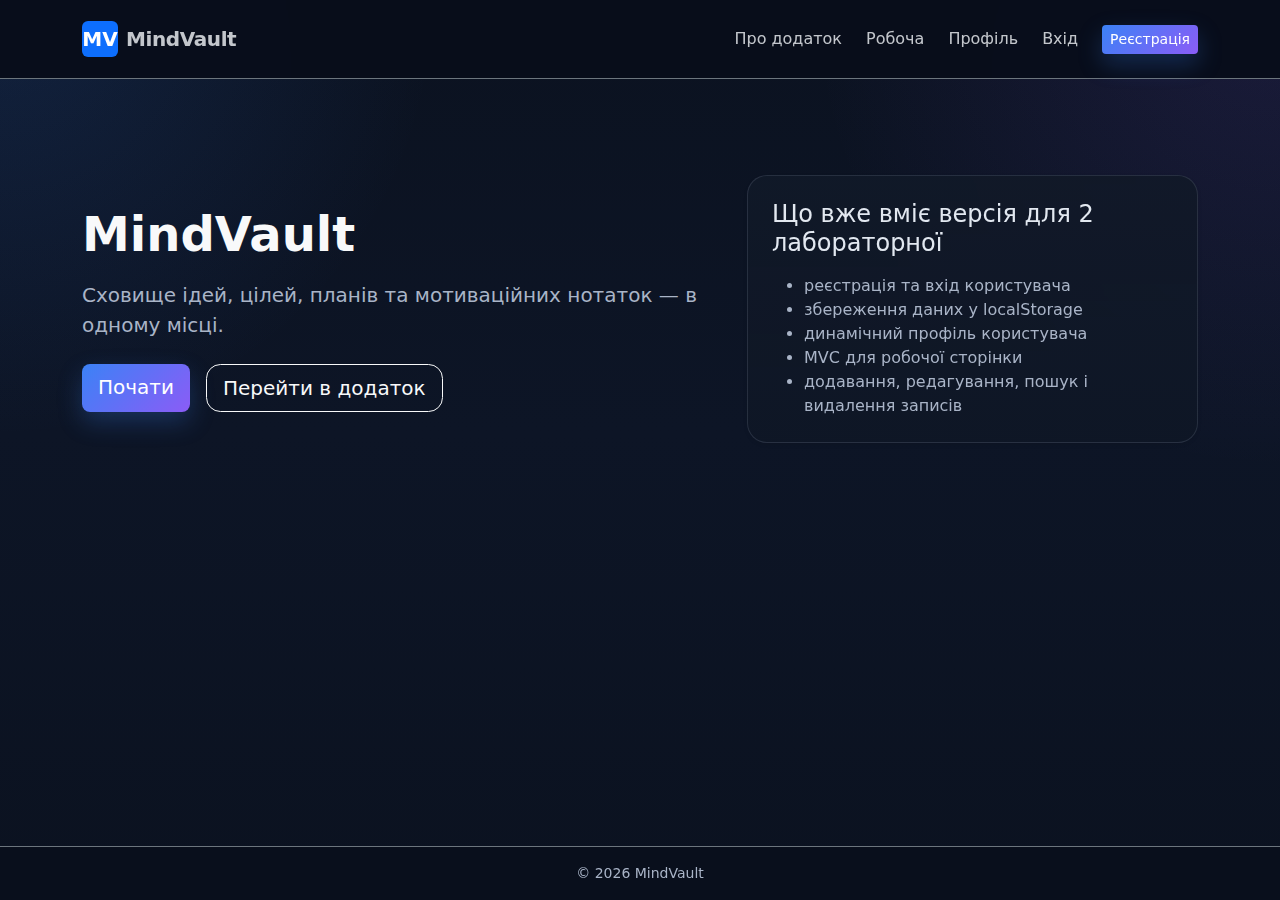
<file: index.html>
<!doctype html>
<html lang="uk">
  <head>
    <meta charset="UTF-8" />
    <meta name="viewport" content="width=device-width, initial-scale=1" />
    <title>MindVault</title>
    <link
      href="https://cdn.jsdelivr.net/npm/bootstrap@5.3.2/dist/css/bootstrap.min.css"
      rel="stylesheet"
    />
    <link rel="stylesheet" href="css/style.css" />
  </head>
  <body class="bg-dark text-light d-flex flex-column min-vh-100">
    <header class="border-bottom border-secondary">
      <nav class="navbar navbar-expand-lg navbar-dark">
        <div class="container py-2">
          <a href="index.html" class="navbar-brand fw-semibold d-flex align-items-center gap-2">
            <span class="d-flex align-items-center justify-content-center rounded bg-primary text-white" style="width: 36px; height: 36px">MV</span>
            <span>MindVault</span>
          </a>

          <button
            class="navbar-toggler border-secondary"
            type="button"
            data-bs-toggle="collapse"
            data-bs-target="#navMenu"
            aria-controls="navMenu"
            aria-expanded="false"
            aria-label="Toggle navigation"
          >
            <span class="navbar-toggler-icon"></span>
          </button>

          <div class="collapse navbar-collapse" id="navMenu">
            <ul class="navbar-nav ms-auto align-items-lg-center gap-lg-2 mt-3 mt-lg-0">
              <li class="nav-item"><a class="nav-link" href="about.html">Про додаток</a></li>
              <li class="nav-item"><a class="nav-link" href="work.html">Робоча</a></li>
              <li class="nav-item"><a class="nav-link" href="profile.html">Профіль</a></li>
              <li class="nav-item"><a class="nav-link" href="login.html">Вхід</a></li>
              <li class="nav-item">
                <a class="btn btn-primary btn-sm ms-lg-2 mt-2 mt-lg-0" href="register.html">Реєстрація</a>
              </li>
            </ul>
          </div>
        </div>
      </nav>
    </header>

    <main class="container my-5">
      <div class="row align-items-center g-4 py-lg-5">
        <div class="col-12 col-lg-7 text-center text-lg-start">
          <h1 class="display-5 fw-semibold">MindVault</h1>
          <p class="lead text-secondary mt-3">
            Сховище ідей, цілей, планів та мотиваційних нотаток — в одному місці.
          </p>
          <div class="mt-4 d-flex justify-content-center justify-content-lg-start gap-3 flex-wrap">
            <a href="register.html" class="btn btn-primary btn-lg">Почати</a>
            <a href="work.html" class="btn btn-outline-light btn-lg">Перейти в додаток</a>
          </div>
        </div>

        <div class="col-12 col-lg-5">
          <div class="card hero-card border-secondary shadow-sm">
            <div class="card-body p-4">
              <h2 class="h4 mb-3">Що вже вміє версія для 2 лабораторної</h2>
              <ul class="mb-0 text-secondary">
                <li>реєстрація та вхід користувача</li>
                <li>збереження даних у localStorage</li>
                <li>динамічний профіль користувача</li>
                <li>MVC для робочої сторінки</li>
                <li>додавання, редагування, пошук і видалення записів</li>
              </ul>
            </div>
          </div>
        </div>
      </div>
    </main>

    <footer class="mt-auto border-top border-secondary">
      <div class="container text-center py-3 text-secondary small">© 2026 MindVault</div>
    </footer>

    <script src="https://cdn.jsdelivr.net/npm/bootstrap@5.3.2/dist/js/bootstrap.bundle.min.js"></script>
  </body>
</html>
</file>
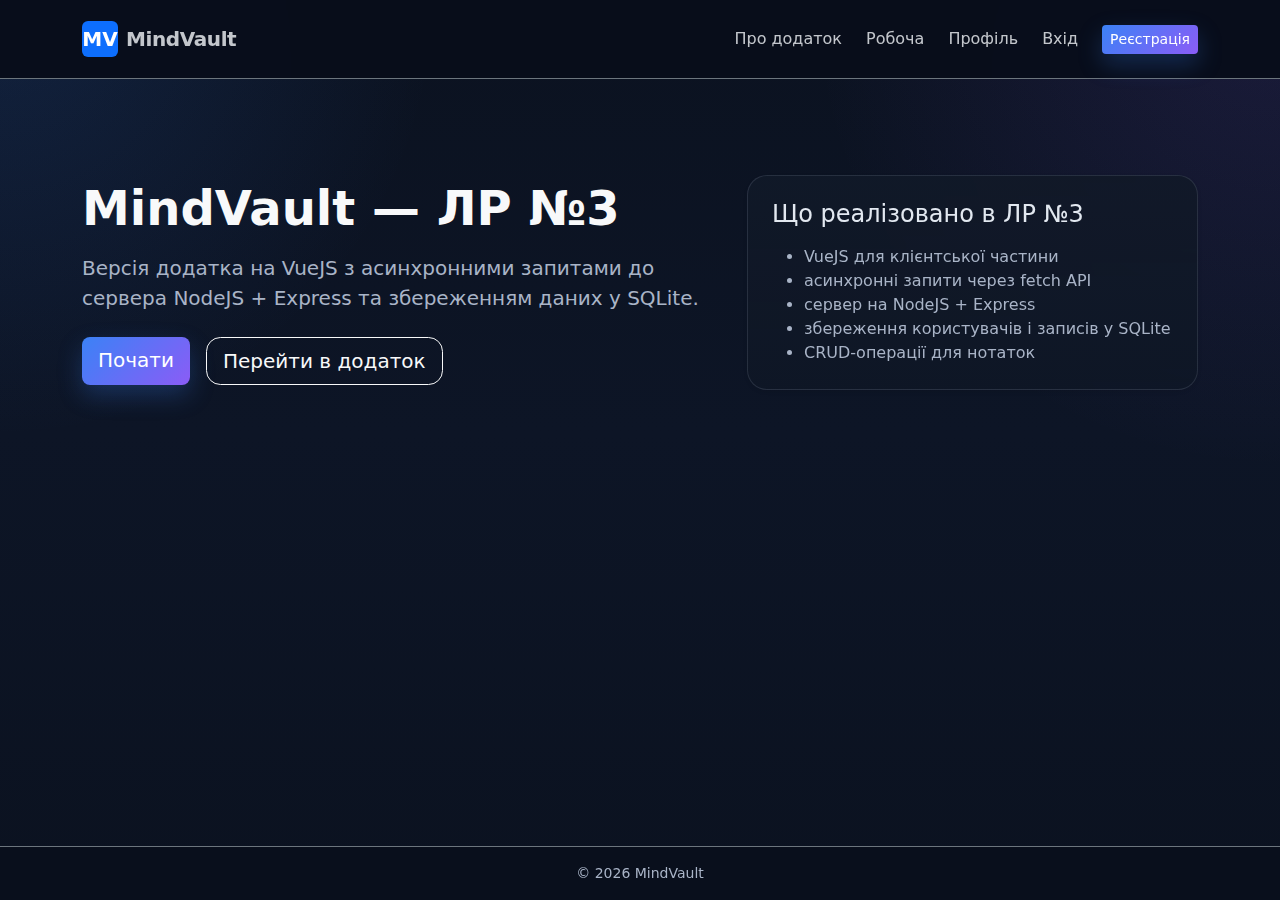
<file: public/index.html>
<!doctype html>
<html lang="uk">
  <head>
    <meta charset="UTF-8" />
    <meta name="viewport" content="width=device-width, initial-scale=1" />
    <title>MindVault Vue</title>
    <link href="https://cdn.jsdelivr.net/npm/bootstrap@5.3.2/dist/css/bootstrap.min.css" rel="stylesheet" />
    <link rel="stylesheet" href="css/style.css" />
  </head>
  <body class="bg-dark text-light d-flex flex-column min-vh-100">
    <header class="border-bottom border-secondary">
      <nav class="navbar navbar-expand-lg navbar-dark">
        <div class="container py-2">
          <a href="index.html" class="navbar-brand fw-semibold d-flex align-items-center gap-2">
            <span class="d-flex align-items-center justify-content-center rounded bg-primary text-white" style="width: 36px; height: 36px">MV</span>
            <span>MindVault</span>
          </a>
          <button class="navbar-toggler border-secondary" type="button" data-bs-toggle="collapse" data-bs-target="#navMenu">
            <span class="navbar-toggler-icon"></span>
          </button>
          <div class="collapse navbar-collapse" id="navMenu">
            <ul class="navbar-nav ms-auto align-items-lg-center gap-lg-2 mt-3 mt-lg-0">
              <li class="nav-item"><a class="nav-link" href="about.html">Про додаток</a></li>
              <li class="nav-item"><a class="nav-link" href="work.html">Робоча</a></li>
              <li class="nav-item"><a class="nav-link" href="profile.html">Профіль</a></li>
              <li class="nav-item"><a class="nav-link" href="login.html">Вхід</a></li>
              <li class="nav-item"><a class="btn btn-primary btn-sm ms-lg-2 mt-2 mt-lg-0" href="register.html">Реєстрація</a></li>
            </ul>
          </div>
        </div>
      </nav>
    </header>

    <main class="container my-5">
      <div class="row align-items-center g-4 py-lg-5">
        <div class="col-12 col-lg-7 text-center text-lg-start">
          <h1 class="display-5 fw-semibold">MindVault — ЛР №3</h1>
          <p class="lead text-secondary mt-3">
            Версія додатка на VueJS з асинхронними запитами до сервера NodeJS + Express та збереженням даних у SQLite.
          </p>
          <div class="mt-4 d-flex justify-content-center justify-content-lg-start gap-3 flex-wrap">
            <a href="register.html" class="btn btn-primary btn-lg">Почати</a>
            <a href="work.html" class="btn btn-outline-light btn-lg">Перейти в додаток</a>
          </div>
        </div>

        <div class="col-12 col-lg-5">
          <div class="card hero-card border-secondary shadow-sm">
            <div class="card-body p-4">
              <h2 class="h4 mb-3">Що реалізовано в ЛР №3</h2>
              <ul class="mb-0 text-secondary">
                <li>VueJS для клієнтської частини</li>
                <li>асинхронні запити через fetch API</li>
                <li>сервер на NodeJS + Express</li>
                <li>збереження користувачів і записів у SQLite</li>
                <li>CRUD-операції для нотаток</li>
              </ul>
            </div>
          </div>
        </div>
      </div>
    </main>

    <footer class="mt-auto border-top border-secondary">
      <div class="container text-center py-3 text-secondary small">© 2026 MindVault</div>
    </footer>

    <script src="https://cdn.jsdelivr.net/npm/bootstrap@5.3.2/dist/js/bootstrap.bundle.min.js"></script>
  </body>
</html>
</file>
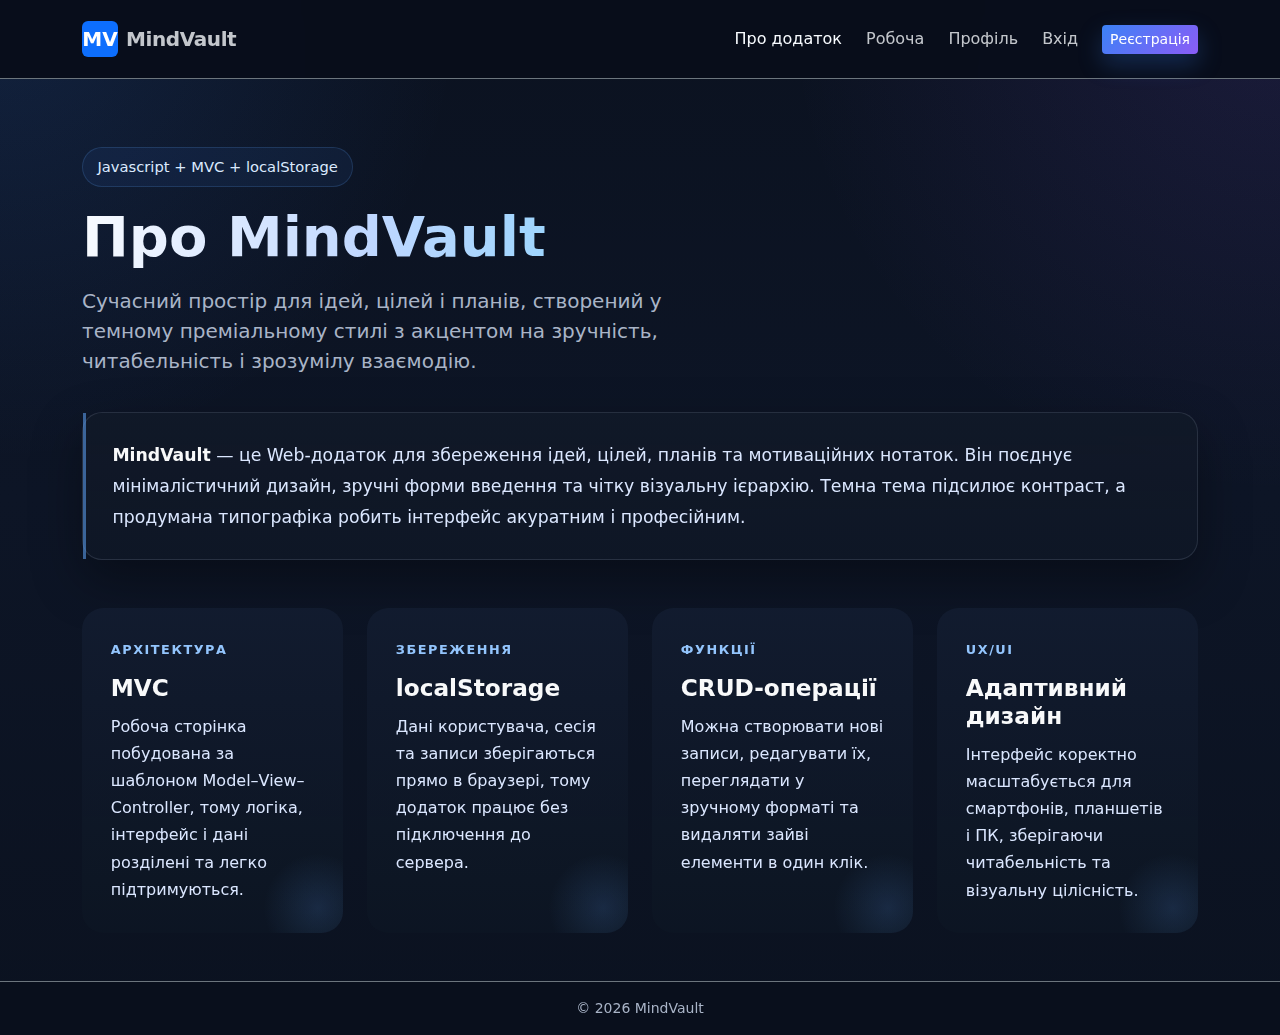
<file: about.html>
<!doctype html>
<html lang="uk">
  <head>
    <meta charset="UTF-8" />
    <meta name="viewport" content="width=device-width, initial-scale=1" />
    <title>MindVault — Про додаток</title>
    <link
      href="https://cdn.jsdelivr.net/npm/bootstrap@5.3.2/dist/css/bootstrap.min.css"
      rel="stylesheet"
    />
    <link rel="stylesheet" href="css/style.css" />
  </head>
  <body class="bg-dark text-light d-flex flex-column min-vh-100">
    <header class="border-bottom border-secondary">
      <nav class="navbar navbar-expand-lg navbar-dark">
        <div class="container py-2">
          <a
            href="index.html"
            class="navbar-brand fw-semibold d-flex align-items-center gap-2"
          >
            <span
              class="d-flex align-items-center justify-content-center rounded bg-primary text-white"
              style="width: 36px; height: 36px"
              >MV</span
            >
            <span>MindVault</span>
          </a>

          <button
            class="navbar-toggler border-secondary"
            type="button"
            data-bs-toggle="collapse"
            data-bs-target="#navMenu"
          >
            <span class="navbar-toggler-icon"></span>
          </button>

          <div class="collapse navbar-collapse" id="navMenu">
            <ul
              class="navbar-nav ms-auto align-items-lg-center gap-lg-2 mt-3 mt-lg-0"
            >
              <li class="nav-item">
                <a class="nav-link active" href="about.html">Про додаток</a>
              </li>
              <li class="nav-item">
                <a class="nav-link" href="work.html">Робоча</a>
              </li>
              <li class="nav-item">
                <a class="nav-link" href="profile.html">Профіль</a>
              </li>
              <li class="nav-item">
                <a class="nav-link" href="login.html">Вхід</a>
              </li>
              <li class="nav-item">
                <a
                  class="btn btn-primary btn-sm ms-lg-2 mt-2 mt-lg-0"
                  href="register.html"
                  >Реєстрація</a
                >
              </li>
            </ul>
          </div>
        </div>
      </nav>
    </header>

    <main class="container my-5">
      <section class="about-hero mb-4">
        <div class="row align-items-center g-4">
          <div class="col-12 col-lg-7">
            <div class="about-hero-copy">
              <span class="about-highlight mb-3"
                >Javascript + MVC + localStorage</span
              >
              <h1 class="display-4 fw-bold mb-3 text-gradient">
                Про MindVault
              </h1>
              <p class="fs-5 text-secondary mb-0">
                Сучасний простір для ідей, цілей і планів, створений у темному
                преміальному стилі з акцентом на зручність, читабельність і
                зрозумілу взаємодію.
              </p>
            </div>
          </div>
        </div>
      </section>

      <section class="card panel-soft mb-5">
        <div class="card-body about-summary">
          <p class="mb-0">
            <strong class="text-light">MindVault</strong> — це Web-додаток для
            збереження ідей, цілей, планів та мотиваційних нотаток. Він поєднує
            мінімалістичний дизайн, зручні форми введення та чітку візуальну
            ієрархію. Темна тема підсилює контраст, а продумана типографіка
            робить інтерфейс акуратним і професійним.
          </p>
        </div>
      </section>

      <section class="about-grid-offset">
        <div class="row g-4">
          <div class="col-12 col-md-6 col-xl-3">
            <article class="feature-card h-100">
              <span class="feature-kicker">Архітектура</span>
              <h3 class="fw-semibold">MVC</h3>
              <p>
                Робоча сторінка побудована за шаблоном Model–View–Controller,
                тому логіка, інтерфейс і дані розділені та легко підтримуються.
              </p>
            </article>
          </div>

          <div class="col-12 col-md-6 col-xl-3">
            <article class="feature-card h-100">
              <span class="feature-kicker">Збереження</span>
              <h3 class="fw-semibold">localStorage</h3>
              <p>
                Дані користувача, сесія та записи зберігаються прямо в браузері,
                тому додаток працює без підключення до сервера.
              </p>
            </article>
          </div>

          <div class="col-12 col-md-6 col-xl-3">
            <article class="feature-card h-100">
              <span class="feature-kicker">Функції</span>
              <h3 class="fw-semibold">CRUD-операції</h3>
              <p>
                Можна створювати нові записи, редагувати їх, переглядати у
                зручному форматі та видаляти зайві елементи в один клік.
              </p>
            </article>
          </div>

          <div class="col-12 col-md-6 col-xl-3">
            <article class="feature-card h-100">
              <span class="feature-kicker">UX/UI</span>
              <h3 class="fw-semibold">Адаптивний дизайн</h3>
              <p>
                Інтерфейс коректно масштабується для смартфонів, планшетів і ПК,
                зберігаючи читабельність та візуальну цілісність.
              </p>
            </article>
          </div>
        </div>
      </section>
    </main>

    <footer class="mt-auto border-top border-secondary">
      <div class="container text-center py-3 text-secondary small">
        © 2026 MindVault
      </div>
    </footer>

    <script src="https://cdn.jsdelivr.net/npm/bootstrap@5.3.2/dist/js/bootstrap.bundle.min.js"></script>
  </body>
</html>
</file>
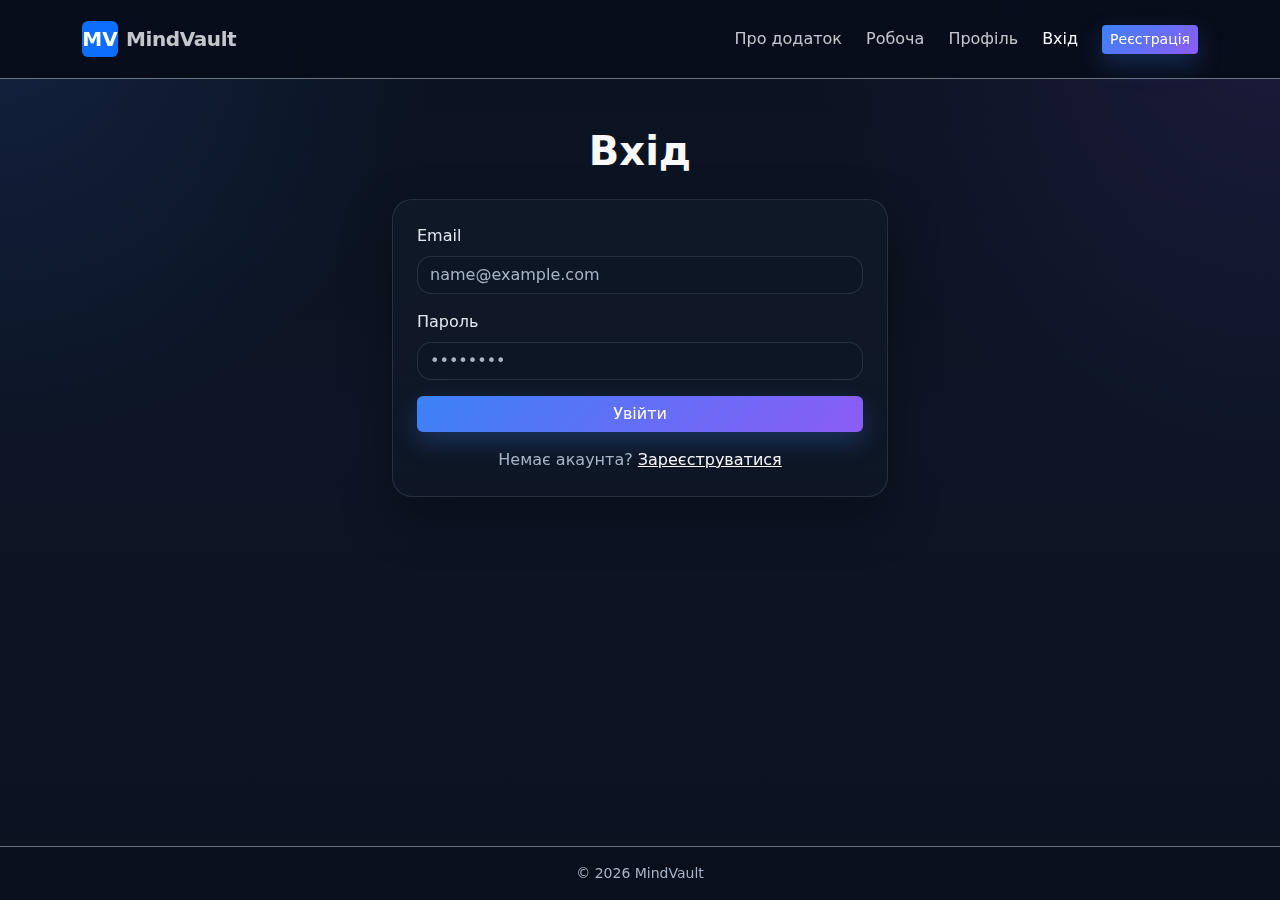
<file: login.html>
<!doctype html>
<html lang="uk">
  <head>
    <meta charset="UTF-8" />
    <meta name="viewport" content="width=device-width, initial-scale=1" />
    <title>MindVault — Вхід</title>
    <link
      href="https://cdn.jsdelivr.net/npm/bootstrap@5.3.2/dist/css/bootstrap.min.css"
      rel="stylesheet"
    />
    <link rel="stylesheet" href="css/style.css" />
  </head>
  <body class="bg-dark text-light d-flex flex-column min-vh-100">
    <header class="border-bottom border-secondary">
      <nav class="navbar navbar-expand-lg navbar-dark">
        <div class="container py-2">
          <a href="index.html" class="navbar-brand fw-semibold d-flex align-items-center gap-2">
            <span class="d-flex align-items-center justify-content-center rounded bg-primary text-white" style="width: 36px; height: 36px">MV</span>
            <span>MindVault</span>
          </a>
          <button class="navbar-toggler border-secondary" type="button" data-bs-toggle="collapse" data-bs-target="#navMenu">
            <span class="navbar-toggler-icon"></span>
          </button>
          <div class="collapse navbar-collapse" id="navMenu">
            <ul class="navbar-nav ms-auto align-items-lg-center gap-lg-2 mt-3 mt-lg-0">
              <li class="nav-item"><a class="nav-link" href="about.html">Про додаток</a></li>
              <li class="nav-item"><a class="nav-link" href="work.html">Робоча</a></li>
              <li class="nav-item"><a class="nav-link" href="profile.html">Профіль</a></li>
              <li class="nav-item"><a class="nav-link active" href="login.html">Вхід</a></li>
              <li class="nav-item"><a class="btn btn-primary btn-sm ms-lg-2 mt-2 mt-lg-0" href="register.html">Реєстрація</a></li>
            </ul>
          </div>
        </div>
      </nav>
    </header>

    <main class="container my-5" style="max-width: 520px">
      <h1 class="fw-semibold text-center mb-4">Вхід</h1>

      <div class="card panel-soft border border-secondary">
        <div class="card-body p-4">
          <div id="login-alert" class="alert d-none" role="alert"></div>

          <form id="login-form">
            <div class="mb-3">
              <label for="login-email" class="form-label">Email</label>
              <input id="login-email" name="email" type="email" class="form-control" placeholder="name@example.com" required />
            </div>

            <div class="mb-3">
              <label for="login-password" class="form-label">Пароль</label>
              <input id="login-password" name="password" type="password" class="form-control" placeholder="••••••••" required />
            </div>

            <button type="submit" class="btn btn-primary w-100">Увійти</button>

            <p class="text-center text-secondary mt-3 mb-0">
              Немає акаунта?
              <a href="register.html" class="link-light">Зареєструватися</a>
            </p>
          </form>
        </div>
      </div>
    </main>

    <footer class="mt-auto border-top border-secondary">
      <div class="container text-center py-3 text-secondary small">© 2026 MindVault</div>
    </footer>

    <script src="https://cdn.jsdelivr.net/npm/bootstrap@5.3.2/dist/js/bootstrap.bundle.min.js"></script>
    <script type="module" src="js/login-page.js"></script>
  </body>
</html>
</file>
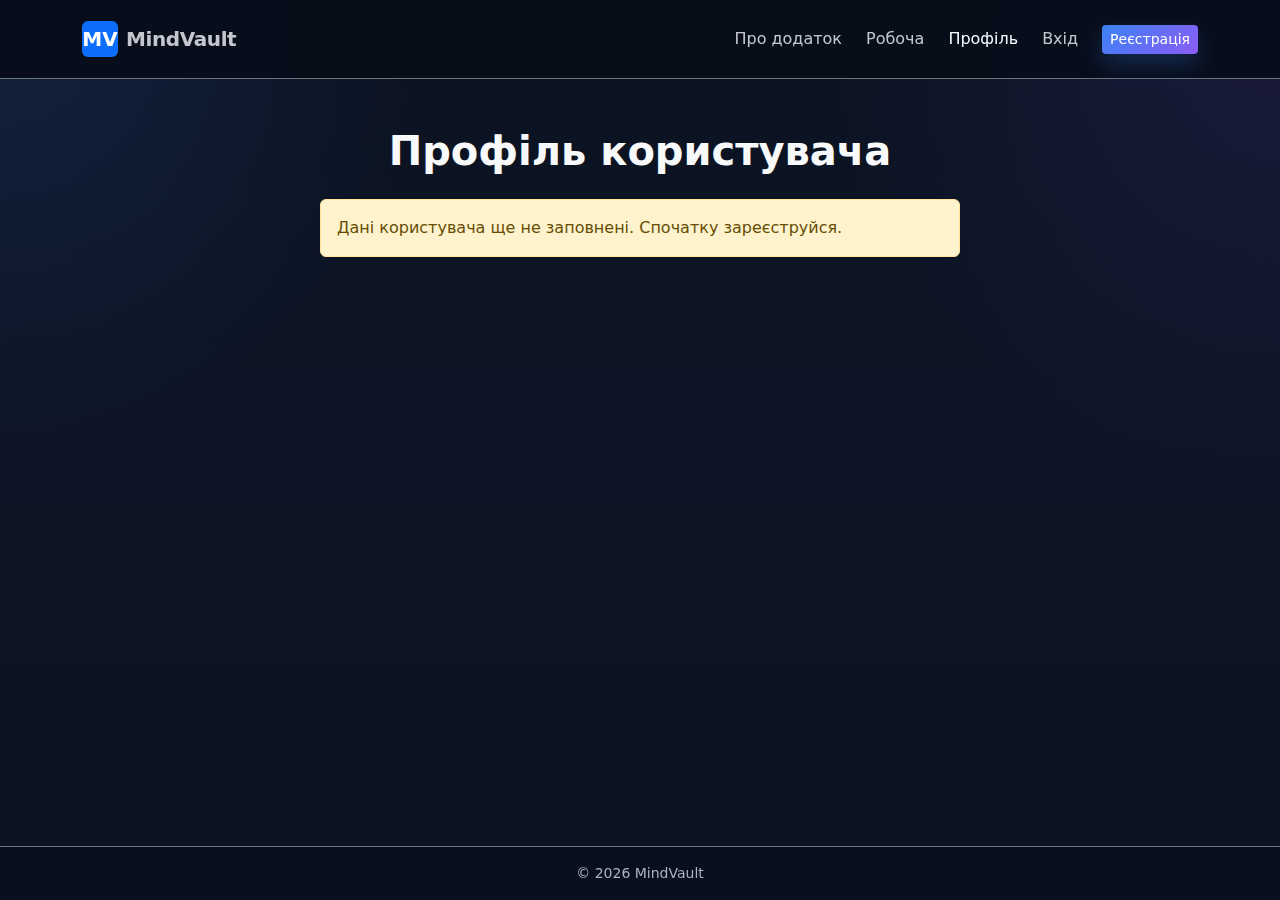
<file: profile.html>
<!doctype html>
<html lang="uk">
  <head>
    <meta charset="UTF-8" />
    <meta name="viewport" content="width=device-width, initial-scale=1" />
    <title>MindVault — Профіль</title>
    <link
      href="https://cdn.jsdelivr.net/npm/bootstrap@5.3.2/dist/css/bootstrap.min.css"
      rel="stylesheet"
    />
    <link rel="stylesheet" href="css/style.css" />
  </head>
  <body class="bg-dark text-light d-flex flex-column min-vh-100">
    <header class="border-bottom border-secondary">
      <nav class="navbar navbar-expand-lg navbar-dark">
        <div class="container py-2">
          <a href="index.html" class="navbar-brand fw-semibold d-flex align-items-center gap-2">
            <span class="d-flex align-items-center justify-content-center rounded bg-primary text-white" style="width: 36px; height: 36px">MV</span>
            <span>MindVault</span>
          </a>
          <button class="navbar-toggler border-secondary" type="button" data-bs-toggle="collapse" data-bs-target="#navMenu">
            <span class="navbar-toggler-icon"></span>
          </button>
          <div class="collapse navbar-collapse" id="navMenu">
            <ul class="navbar-nav ms-auto align-items-lg-center gap-lg-2 mt-3 mt-lg-0">
              <li class="nav-item"><a class="nav-link" href="about.html">Про додаток</a></li>
              <li class="nav-item"><a class="nav-link" href="work.html">Робоча</a></li>
              <li class="nav-item"><a class="nav-link active" href="profile.html">Профіль</a></li>
              <li class="nav-item"><a class="nav-link" href="login.html">Вхід</a></li>
              <li class="nav-item"><a class="btn btn-primary btn-sm ms-lg-2 mt-2 mt-lg-0" href="register.html">Реєстрація</a></li>
            </ul>
          </div>
        </div>
      </nav>
    </header>

    <main class="container my-5">
      <h1 class="fw-semibold text-center mb-4">Профіль користувача</h1>

      <div id="empty-profile" class="alert alert-warning d-none mx-auto" style="max-width: 640px">
        Дані користувача ще не заповнені. Спочатку зареєструйся.
      </div>

      <div id="profile-content" class="card panel-soft border border-secondary">
        <div class="card-body p-4">
          <div class="d-flex justify-content-end mb-3">
            <button id="logout-button" class="btn btn-outline-light btn-sm">Вийти</button>
          </div>

          <div class="table-responsive">
            <table class="table table-dark table-bordered align-middle mb-0">
              <tbody>
                <tr><th scope="row" style="width: 30%">Ім’я</th><td id="profile-name">—</td></tr>
                <tr><th scope="row">Email</th><td id="profile-email">—</td></tr>
                <tr><th scope="row">Стать</th><td id="profile-gender">—</td></tr>
                <tr><th scope="row">Дата народження</th><td id="profile-birthdate">—</td></tr>
                <tr><th scope="row">Статус</th><td id="profile-status">—</td></tr>
              </tbody>
            </table>
          </div>

          <div class="row mt-4 g-3">
            <div class="col-12 col-md-4">
              <div class="card bg-dark border-secondary text-center h-100">
                <div class="card-body"><h5 class="card-title">Кількість записів</h5><p id="profile-notes-count" class="stat-number mb-0">0</p></div>
              </div>
            </div>
            <div class="col-12 col-md-4">
              <div class="card bg-dark border-secondary text-center h-100">
                <div class="card-body"><h5 class="card-title">Активних цілей</h5><p id="profile-goals-count" class="stat-number mb-0">0</p></div>
              </div>
            </div>
            <div class="col-12 col-md-4">
              <div class="card bg-dark border-secondary text-center h-100">
                <div class="card-body"><h5 class="card-title">Планів</h5><p id="profile-plans-count" class="stat-number mb-0">0</p></div>
              </div>
            </div>
          </div>
        </div>
      </div>
    </main>

    <footer class="mt-auto border-top border-secondary">
      <div class="container text-center py-3 text-secondary small">© 2026 MindVault</div>
    </footer>

    <script src="https://cdn.jsdelivr.net/npm/bootstrap@5.3.2/dist/js/bootstrap.bundle.min.js"></script>
    <script type="module" src="js/profile-page.js"></script>
  </body>
</html>
</file>
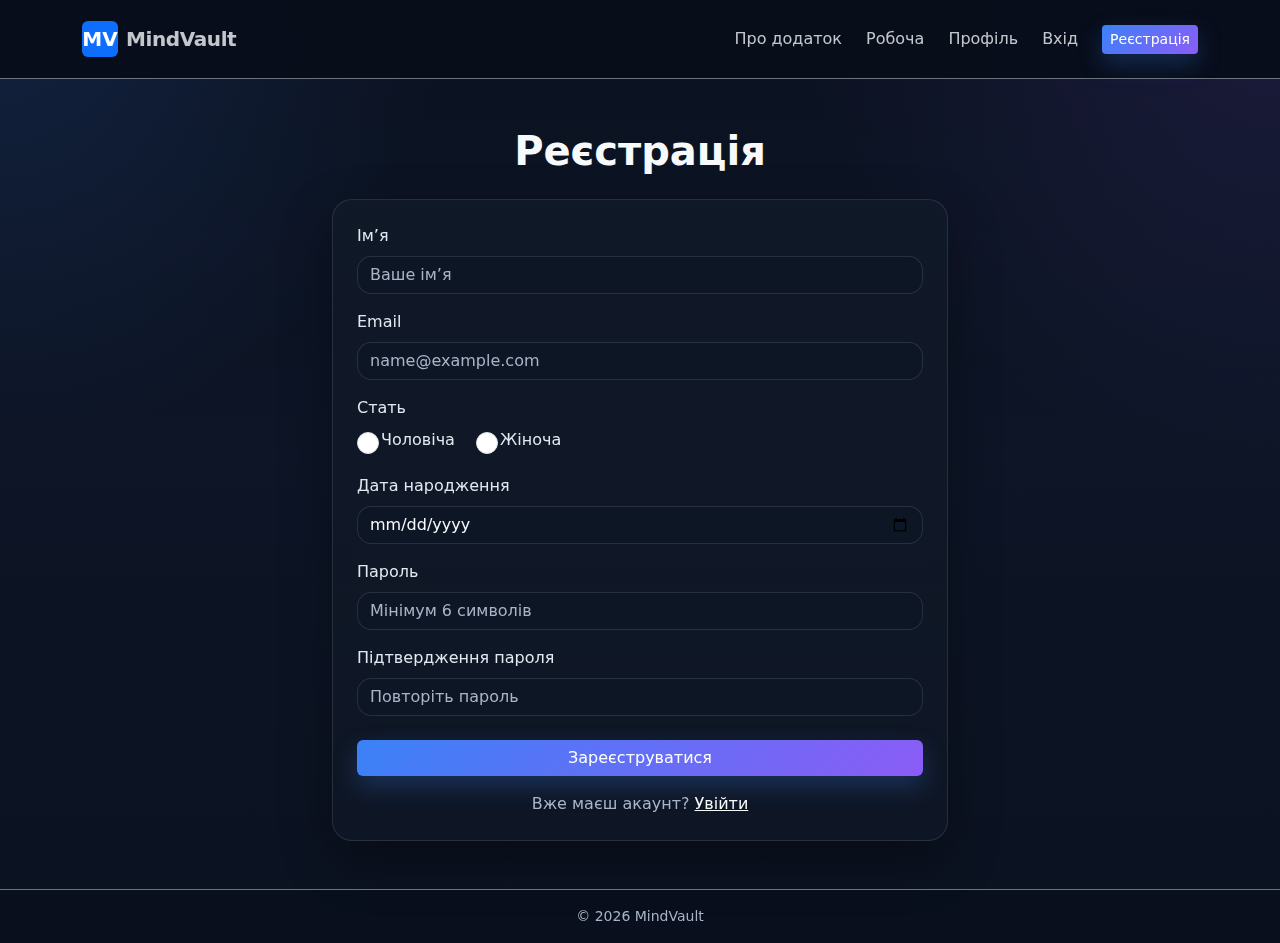
<file: register.html>
<!doctype html>
<html lang="uk">
  <head>
    <meta charset="UTF-8" />
    <meta name="viewport" content="width=device-width, initial-scale=1" />
    <title>MindVault — Реєстрація</title>
    <link
      href="https://cdn.jsdelivr.net/npm/bootstrap@5.3.2/dist/css/bootstrap.min.css"
      rel="stylesheet"
    />
    <link rel="stylesheet" href="css/style.css" />
  </head>
  <body class="bg-dark text-light d-flex flex-column min-vh-100">
    <header class="border-bottom border-secondary">
      <nav class="navbar navbar-expand-lg navbar-dark">
        <div class="container py-2">
          <a href="index.html" class="navbar-brand fw-semibold d-flex align-items-center gap-2">
            <span class="d-flex align-items-center justify-content-center rounded bg-primary text-white" style="width: 36px; height: 36px">MV</span>
            <span>MindVault</span>
          </a>
          <button class="navbar-toggler border-secondary" type="button" data-bs-toggle="collapse" data-bs-target="#navMenu">
            <span class="navbar-toggler-icon"></span>
          </button>
          <div class="collapse navbar-collapse" id="navMenu">
            <ul class="navbar-nav ms-auto align-items-lg-center gap-lg-2 mt-3 mt-lg-0">
              <li class="nav-item"><a class="nav-link" href="about.html">Про додаток</a></li>
              <li class="nav-item"><a class="nav-link" href="work.html">Робоча</a></li>
              <li class="nav-item"><a class="nav-link" href="profile.html">Профіль</a></li>
              <li class="nav-item"><a class="nav-link" href="login.html">Вхід</a></li>
              <li class="nav-item"><a class="btn btn-primary btn-sm ms-lg-2 mt-2 mt-lg-0" href="register.html">Реєстрація</a></li>
            </ul>
          </div>
        </div>
      </nav>
    </header>

    <main class="container my-5" style="max-width: 640px">
      <h1 class="fw-semibold text-center mb-4">Реєстрація</h1>

      <div class="card panel-soft border border-secondary">
        <div class="card-body p-4">
          <div id="register-alert" class="alert d-none" role="alert"></div>

          <form id="register-form">
            <div class="mb-3">
              <label for="name" class="form-label">Ім’я</label>
              <input id="name" name="name" type="text" class="form-control" placeholder="Ваше ім’я" required />
            </div>

            <div class="mb-3">
              <label for="email" class="form-label">Email</label>
              <input id="email" name="email" type="email" class="form-control" placeholder="name@example.com" required />
            </div>

            <div class="mb-3">
              <label class="form-label d-block">Стать</label>
              <div class="form-check form-check-inline">
                <input class="form-check-input" type="radio" name="gender" id="male" value="Чоловіча" required />
                <label class="form-check-label" for="male">Чоловіча</label>
              </div>
              <div class="form-check form-check-inline">
                <input class="form-check-input" type="radio" name="gender" id="female" value="Жіноча" required />
                <label class="form-check-label" for="female">Жіноча</label>
              </div>
            </div>

            <div class="mb-3">
              <label for="birthDate" class="form-label">Дата народження</label>
              <input id="birthDate" name="birthDate" type="date" class="form-control" required />
            </div>

            <div class="mb-3">
              <label for="password" class="form-label">Пароль</label>
              <input id="password" name="password" type="password" class="form-control" placeholder="Мінімум 6 символів" required />
            </div>

            <div class="mb-4">
              <label for="confirmPassword" class="form-label">Підтвердження пароля</label>
              <input id="confirmPassword" name="confirmPassword" type="password" class="form-control" placeholder="Повторіть пароль" required />
            </div>

            <button type="submit" class="btn btn-primary w-100">Зареєструватися</button>

            <p class="text-center text-secondary mt-3 mb-0">
              Вже маєш акаунт?
              <a href="login.html" class="link-light">Увійти</a>
            </p>
          </form>
        </div>
      </div>
    </main>

    <footer class="mt-auto border-top border-secondary">
      <div class="container text-center py-3 text-secondary small">© 2026 MindVault</div>
    </footer>

    <script src="https://cdn.jsdelivr.net/npm/bootstrap@5.3.2/dist/js/bootstrap.bundle.min.js"></script>
    <script type="module" src="js/register-page.js"></script>
  </body>
</html>
</file>
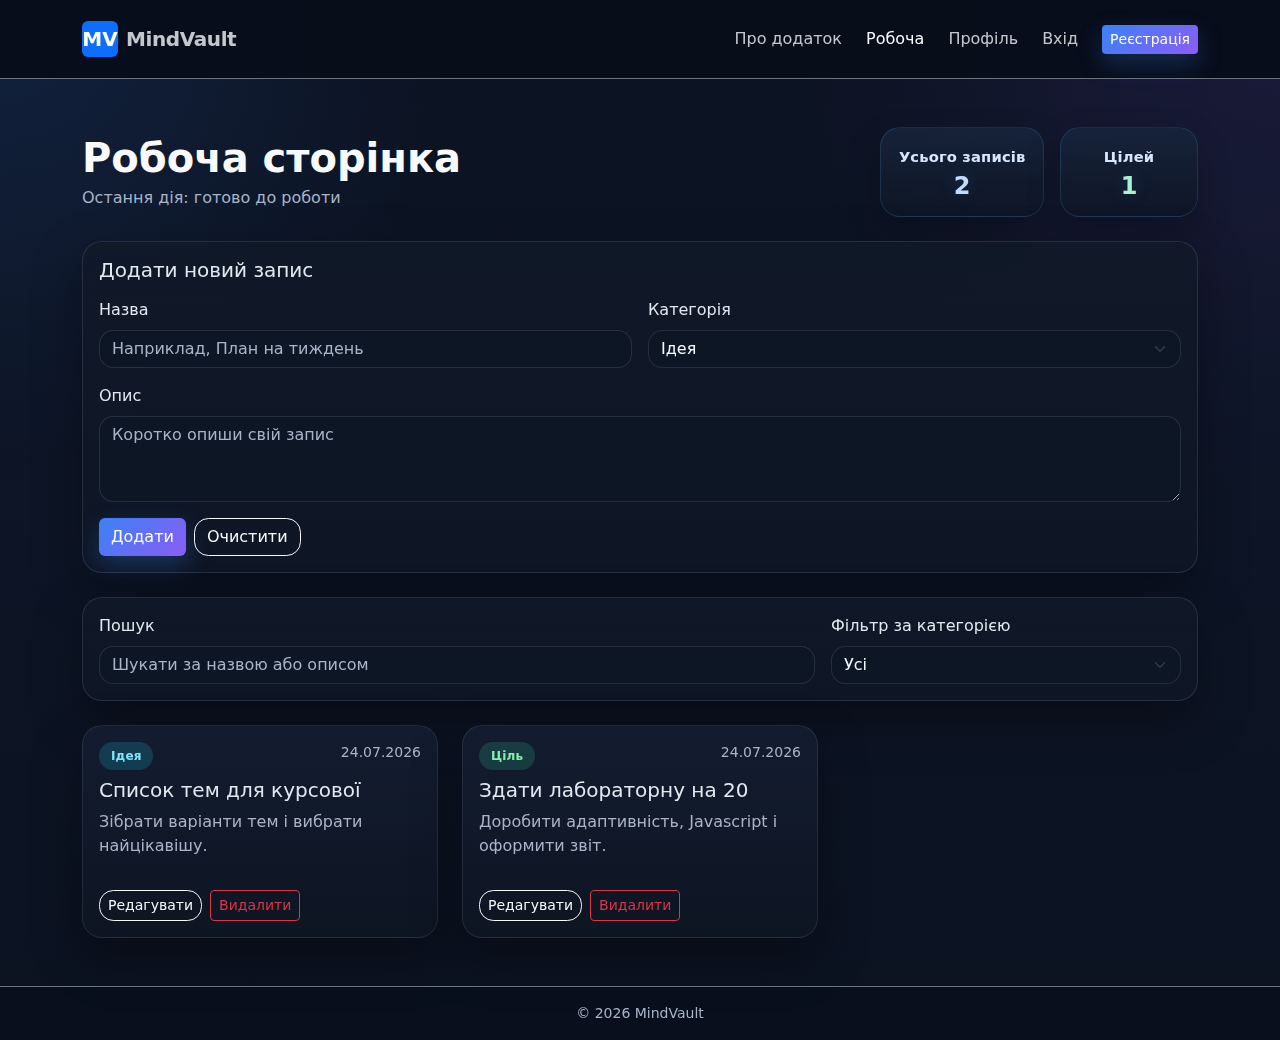
<file: work.html>
<!doctype html>
<html lang="uk">
  <head>
    <meta charset="UTF-8" />
    <meta name="viewport" content="width=device-width, initial-scale=1" />
    <title>MindVault — Робоча сторінка</title>
    <link
      href="https://cdn.jsdelivr.net/npm/bootstrap@5.3.2/dist/css/bootstrap.min.css"
      rel="stylesheet"
    />
    <link rel="stylesheet" href="css/style.css" />
  </head>
  <body class="bg-dark text-light d-flex flex-column min-vh-100">
    <header class="border-bottom border-secondary">
      <nav class="navbar navbar-expand-lg navbar-dark">
        <div class="container py-2">
          <a href="index.html" class="navbar-brand fw-semibold d-flex align-items-center gap-2">
            <span class="d-flex align-items-center justify-content-center rounded bg-primary text-white" style="width: 36px; height: 36px">MV</span>
            <span>MindVault</span>
          </a>
          <button class="navbar-toggler border-secondary" type="button" data-bs-toggle="collapse" data-bs-target="#navMenu">
            <span class="navbar-toggler-icon"></span>
          </button>
          <div class="collapse navbar-collapse" id="navMenu">
            <ul class="navbar-nav ms-auto align-items-lg-center gap-lg-2 mt-3 mt-lg-0">
              <li class="nav-item"><a class="nav-link" href="about.html">Про додаток</a></li>
              <li class="nav-item"><a class="nav-link active" href="work.html">Робоча</a></li>
              <li class="nav-item"><a class="nav-link" href="profile.html">Профіль</a></li>
              <li class="nav-item"><a class="nav-link" href="login.html">Вхід</a></li>
              <li class="nav-item"><a class="btn btn-primary btn-sm ms-lg-2 mt-2 mt-lg-0" href="register.html">Реєстрація</a></li>
            </ul>
          </div>
        </div>
      </nav>
    </header>

    <main class="container my-5">
      <div class="d-flex flex-column flex-lg-row justify-content-between align-items-lg-center gap-3 mb-4">
        <div>
          <h1 class="fw-semibold mb-1">Робоча сторінка</h1>
          <p id="last-action" class="text-secondary mb-0">Остання дія: готово до роботи</p>
        </div>
        <div class="d-flex gap-3 flex-wrap">
          <div class="card stat-card text-center">
            <div class="stat-label">Усього записів</div>
            <div id="total-count" class="stat-number stat-number--primary">0</div>
          </div>
          <div class="card stat-card text-center">
            <div class="stat-label">Цілей</div>
            <div id="goal-count" class="stat-number stat-number--success">0</div>
          </div>
        </div>
      </div>

      <div class="card panel-soft border border-secondary mb-4">
        <div class="card-body">
          <h5 id="form-title" class="card-title mb-3">Додати новий запис</h5>

          <form id="note-form">
            <input id="editing-id" type="hidden" />
            <div class="row g-3">
              <div class="col-12 col-md-6">
                <label for="note-title" class="form-label">Назва</label>
                <input id="note-title" type="text" class="form-control" placeholder="Наприклад, План на тиждень" required />
              </div>

              <div class="col-12 col-md-6">
                <label for="note-category" class="form-label">Категорія</label>
                <select id="note-category" class="form-select" required>
                  <option>Ідея</option>
                  <option>Ціль</option>
                  <option>План</option>
                  <option>Мотивація</option>
                </select>
              </div>

              <div class="col-12">
                <label for="note-description" class="form-label">Опис</label>
                <textarea id="note-description" class="form-control" rows="3" placeholder="Коротко опиши свій запис" required></textarea>
              </div>

              <div class="col-12 d-flex flex-wrap gap-2">
                <button id="submit-button" type="submit" class="btn btn-primary">Додати</button>
                <button type="reset" class="btn btn-outline-light">Очистити</button>
                <button id="cancel-edit-button" type="button" class="btn btn-outline-warning d-none">Скасувати редагування</button>
              </div>
            </div>
          </form>
        </div>
      </div>

      <div class="card panel-soft border border-secondary mb-4">
        <div class="card-body">
          <div class="row g-3 align-items-end">
            <div class="col-12 col-md-8">
              <label for="search-input" class="form-label">Пошук</label>
              <input id="search-input" type="text" class="form-control" placeholder="Шукати за назвою або описом" />
            </div>
            <div class="col-12 col-md-4">
              <label for="filter-category" class="form-label">Фільтр за категорією</label>
              <select id="filter-category" class="form-select">
                <option>Усі</option>
                <option>Ідея</option>
                <option>Ціль</option>
                <option>План</option>
                <option>Мотивація</option>
              </select>
            </div>
          </div>
        </div>
      </div>

      <div id="empty-state" class="empty-state d-none mb-4">
        Записів за вибраними фільтрами поки немає.
      </div>

      <div id="notes-container" class="row g-4"></div>
    </main>

    <div class="toast-container position-fixed bottom-0 end-0 p-3">
      <div id="app-toast" class="toast text-bg-dark border border-secondary" role="alert" aria-live="assertive" aria-atomic="true">
        <div class="toast-header bg-dark text-light border-secondary">
          <strong class="me-auto">MindVault</strong>
          <button type="button" class="btn-close btn-close-white" data-bs-dismiss="toast"></button>
        </div>
        <div id="app-toast-message" class="toast-body">Повідомлення</div>
      </div>
    </div>

    <footer class="mt-auto border-top border-secondary">
      <div class="container text-center py-3 text-secondary small">© 2026 MindVault</div>
    </footer>

    <script src="https://cdn.jsdelivr.net/npm/bootstrap@5.3.2/dist/js/bootstrap.bundle.min.js"></script>
    <script type="module" src="js/work-page.js"></script>
  </body>
</html>
</file>
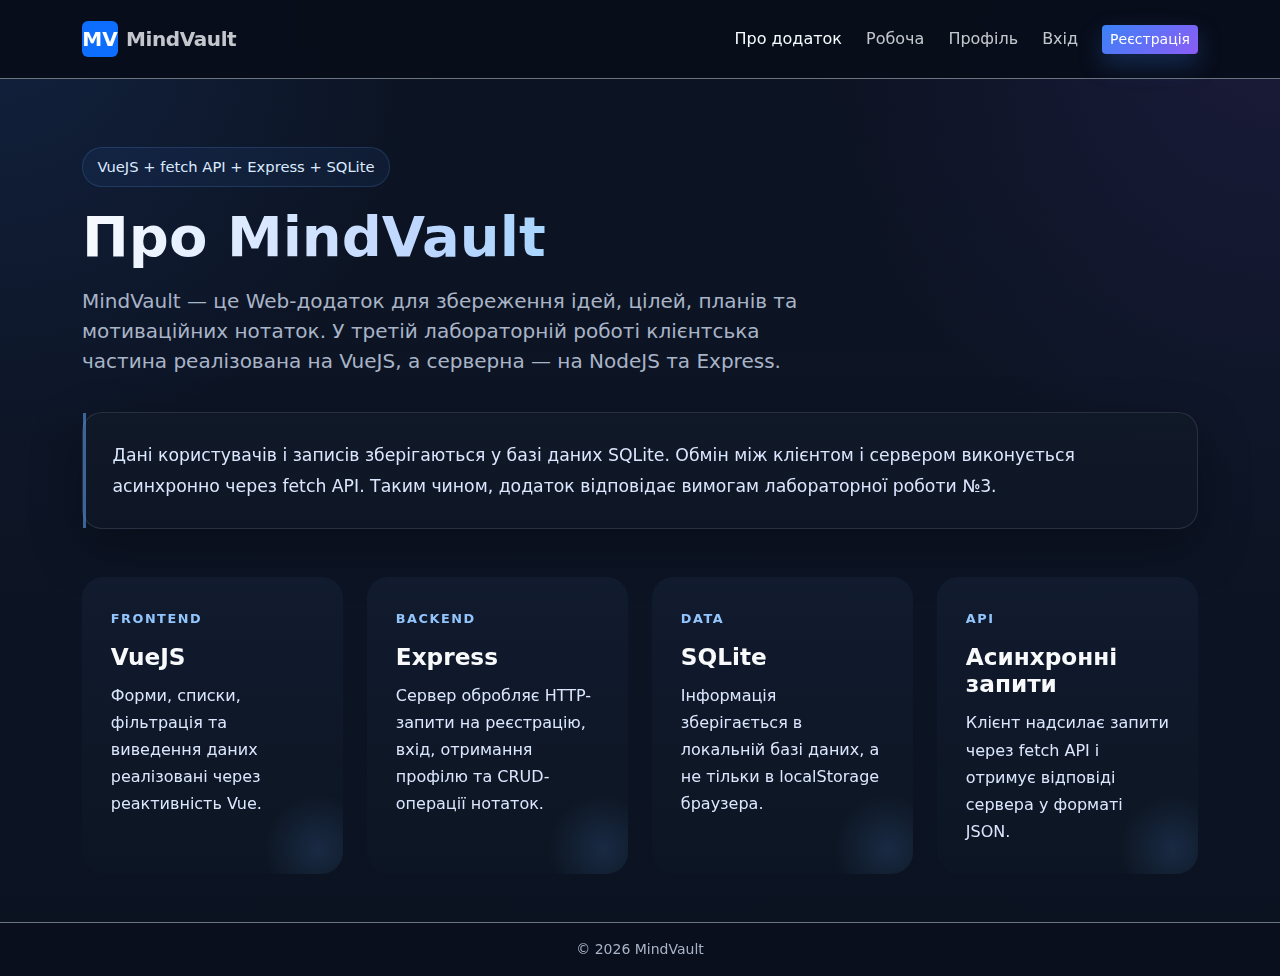
<file: public/about.html>
<!doctype html>
<html lang="uk">
  <head>
    <meta charset="UTF-8" />
    <meta name="viewport" content="width=device-width, initial-scale=1" />
    <title>MindVault — Про додаток</title>
    <link href="https://cdn.jsdelivr.net/npm/bootstrap@5.3.2/dist/css/bootstrap.min.css" rel="stylesheet" />
    <link rel="stylesheet" href="css/style.css" />
  </head>
  <body class="bg-dark text-light d-flex flex-column min-vh-100">
    <header class="border-bottom border-secondary">
      <nav class="navbar navbar-expand-lg navbar-dark">
        <div class="container py-2">
          <a href="index.html" class="navbar-brand fw-semibold d-flex align-items-center gap-2">
            <span class="d-flex align-items-center justify-content-center rounded bg-primary text-white" style="width: 36px; height: 36px">MV</span>
            <span>MindVault</span>
          </a>
          <button class="navbar-toggler border-secondary" type="button" data-bs-toggle="collapse" data-bs-target="#navMenu">
            <span class="navbar-toggler-icon"></span>
          </button>
          <div class="collapse navbar-collapse" id="navMenu">
            <ul class="navbar-nav ms-auto align-items-lg-center gap-lg-2 mt-3 mt-lg-0">
              <li class="nav-item"><a class="nav-link active" href="about.html">Про додаток</a></li>
              <li class="nav-item"><a class="nav-link" href="work.html">Робоча</a></li>
              <li class="nav-item"><a class="nav-link" href="profile.html">Профіль</a></li>
              <li class="nav-item"><a class="nav-link" href="login.html">Вхід</a></li>
              <li class="nav-item"><a class="btn btn-primary btn-sm ms-lg-2 mt-2 mt-lg-0" href="register.html">Реєстрація</a></li>
            </ul>
          </div>
        </div>
      </nav>
    </header>

    <main class="container my-5">
      <section class="about-hero mb-4">
        <div class="row align-items-center g-4">
          <div class="col-12 col-lg-8">
            <span class="about-highlight mb-3">VueJS + fetch API + Express + SQLite</span>
            <h1 class="display-4 fw-bold mb-3 text-gradient">Про MindVault</h1>
            <p class="fs-5 text-secondary mb-0">
              MindVault — це Web-додаток для збереження ідей, цілей, планів та мотиваційних нотаток.
              У третій лабораторній роботі клієнтська частина реалізована на VueJS, а серверна — на NodeJS та Express.
            </p>
          </div>
        </div>
      </section>

      <section class="card panel-soft mb-5">
        <div class="card-body about-summary">
          <p class="mb-0">
            Дані користувачів і записів зберігаються у базі даних SQLite. Обмін між клієнтом і сервером виконується асинхронно через fetch API.
            Таким чином, додаток відповідає вимогам лабораторної роботи №3.
          </p>
        </div>
      </section>

      <section class="about-grid-offset">
        <div class="row g-4">
          <div class="col-12 col-md-6 col-xl-3">
            <article class="feature-card h-100">
              <span class="feature-kicker">Frontend</span>
              <h3 class="fw-semibold">VueJS</h3>
              <p>Форми, списки, фільтрація та виведення даних реалізовані через реактивність Vue.</p>
            </article>
          </div>
          <div class="col-12 col-md-6 col-xl-3">
            <article class="feature-card h-100">
              <span class="feature-kicker">Backend</span>
              <h3 class="fw-semibold">Express</h3>
              <p>Сервер обробляє HTTP-запити на реєстрацію, вхід, отримання профілю та CRUD-операції нотаток.</p>
            </article>
          </div>
          <div class="col-12 col-md-6 col-xl-3">
            <article class="feature-card h-100">
              <span class="feature-kicker">Data</span>
              <h3 class="fw-semibold">SQLite</h3>
              <p>Інформація зберігається в локальній базі даних, а не тільки в localStorage браузера.</p>
            </article>
          </div>
          <div class="col-12 col-md-6 col-xl-3">
            <article class="feature-card h-100">
              <span class="feature-kicker">API</span>
              <h3 class="fw-semibold">Асинхронні запити</h3>
              <p>Клієнт надсилає запити через fetch API і отримує відповіді сервера у форматі JSON.</p>
            </article>
          </div>
        </div>
      </section>
    </main>

    <footer class="mt-auto border-top border-secondary">
      <div class="container text-center py-3 text-secondary small">© 2026 MindVault</div>
    </footer>

    <script src="https://cdn.jsdelivr.net/npm/bootstrap@5.3.2/dist/js/bootstrap.bundle.min.js"></script>
  </body>
</html>
</file>
<file: css/style.css>
:root {
  --mv-bg: #0b1220;
  --mv-bg-soft: #101a2d;
  --mv-panel: rgba(17, 25, 40, 0.92);
  --mv-panel-strong: #162033;
  --mv-border: rgba(148, 163, 184, 0.18);
  --mv-border-strong: rgba(96, 165, 250, 0.28);
  --mv-muted: #a9b4c7;
  --mv-text: #f8fbff;
  --mv-text-soft: #dbe7ff;
  --mv-primary: #60a5fa;
  --mv-primary-strong: #3b82f6;
  --mv-accent: #8b5cf6;
  --mv-success: #34d399;
  --mv-warning: #f59e0b;
  --mv-cyan: #22d3ee;
  --mv-shadow: 0 20px 50px rgba(0, 0, 0, 0.35);
}

html {
  scroll-behavior: smooth;
}

body {
  min-height: 100vh;
  background:
    radial-gradient(circle at top left, rgba(59, 130, 246, 0.14), transparent 28%),
    radial-gradient(circle at top right, rgba(139, 92, 246, 0.12), transparent 30%),
    linear-gradient(180deg, #0b1220 0%, #0d1526 48%, #0b1220 100%) !important;
  color: var(--mv-text) !important;
}

.navbar,
header,
footer {
  background: rgba(9, 14, 26, 0.72);
  backdrop-filter: blur(12px);
}

.navbar-brand,
.nav-link,
.navbar-dark .navbar-nav .nav-link {
  color: rgba(248, 251, 255, 0.78) !important;
}

.navbar-dark .navbar-nav .nav-link:hover,
.navbar-dark .navbar-nav .nav-link.active {
  color: var(--mv-text) !important;
}

.navbar-brand span:last-child {
  letter-spacing: -0.02em;
}

.form-label,
.form-check-label,
.card-title,
.card-text,
.table,
th,
td,
label,
.small,
.text-body,
h1,
h2,
h3,
h4,
h5,
h6,
p,
li,
span,
div {
  color: inherit;
}

.text-secondary,
.text-muted {
  color: var(--mv-muted) !important;
}

.text-gradient {
  background: linear-gradient(90deg, #f8fbff 0%, #bfd7ff 45%, #7dd3fc 100%);
  -webkit-background-clip: text;
  background-clip: text;
  -webkit-text-fill-color: transparent;
}

.form-control,
.form-select,
textarea {
  background-color: rgba(13, 22, 38, 0.9) !important;
  color: var(--mv-text) !important;
  border: 1px solid var(--mv-border) !important;
  border-radius: 0.9rem !important;
}

.form-control::placeholder,
textarea::placeholder {
  color: var(--mv-muted) !important;
}

.form-control:focus,
.form-select:focus,
textarea:focus {
  background-color: rgba(13, 22, 38, 0.98) !important;
  color: var(--mv-text) !important;
  border-color: rgba(96, 165, 250, 0.8) !important;
  box-shadow: 0 0 0 0.22rem rgba(59, 130, 246, 0.18) !important;
}

.form-select option {
  background: #0f172a;
  color: var(--mv-text);
}

.card,
.modal-content {
  background: var(--mv-panel) !important;
  border: 1px solid var(--mv-border) !important;
  box-shadow: var(--mv-shadow);
  border-radius: 1.25rem !important;
}

.table {
  --bs-table-bg: transparent;
  --bs-table-color: var(--mv-text);
  --bs-table-border-color: rgba(148, 163, 184, 0.16);
}

.btn-primary {
  background: linear-gradient(135deg, var(--mv-primary-strong), var(--mv-accent)) !important;
  border: none !important;
  box-shadow: 0 10px 24px rgba(59, 130, 246, 0.25);
}

.btn-primary:hover,
.btn-primary:focus {
  transform: translateY(-1px);
  box-shadow: 0 14px 30px rgba(59, 130, 246, 0.32);
}

.btn,
.form-control,
.form-select,
.card {
  transition: all 0.2s ease;
}

.btn-outline-light,
.btn-outline-warning {
  border-radius: 0.9rem;
}

.link-light {
  text-decoration: underline;
}

.hero-card,
.panel-soft {
  background: linear-gradient(180deg, rgba(17, 25, 40, 0.94), rgba(15, 23, 38, 0.88)) !important;
  backdrop-filter: blur(8px);
}

.section-intro {
  max-width: 760px;
}

.note-card {
  border: 1px solid rgba(148, 163, 184, 0.14) !important;
  background: linear-gradient(180deg, rgba(20, 30, 48, 0.95), rgba(14, 21, 35, 0.98)) !important;
  transition: transform 0.22s ease, box-shadow 0.22s ease, border-color 0.22s ease;
}

.note-card:hover {
  transform: translateY(-6px);
  border-color: var(--mv-border-strong) !important;
  box-shadow: 0 22px 40px rgba(0, 0, 0, 0.32);
}

.badge {
  border-radius: 999px;
  padding: 0.5rem 0.75rem;
  font-weight: 600;
  letter-spacing: 0.01em;
}

.badge-idea {
  background: rgba(34, 211, 238, 0.18);
  color: #7ee7f7;
}

.badge-goal {
  background: rgba(52, 211, 153, 0.18);
  color: #86efac;
}

.badge-plan {
  background: rgba(139, 92, 246, 0.2);
  color: #d8b4fe;
}

.badge-motivation {
  background: rgba(245, 158, 11, 0.2);
  color: #fcd34d;
}

.empty-state {
  border: 1px dashed rgba(148, 163, 184, 0.3);
  border-radius: 1.2rem;
  padding: 2.5rem;
  text-align: center;
  color: var(--mv-muted);
  background: rgba(15, 23, 38, 0.55);
}

.stat-card {
  min-width: 138px;
  padding: 1.15rem 1.1rem;
  border-radius: 1.15rem;
  border: 1px solid rgba(96, 165, 250, 0.16) !important;
  background: linear-gradient(180deg, rgba(23, 35, 59, 0.96), rgba(14, 22, 37, 0.92)) !important;
  box-shadow: 0 14px 34px rgba(0, 0, 0, 0.22);
}

.stat-label {
  color: #d7e5ff !important;
  font-size: 0.92rem;
  font-weight: 600;
  letter-spacing: 0.01em;
}

.stat-number {
  font-size: 2.4rem;
  line-height: 1;
  font-weight: 800;
  margin-top: 0.35rem;
  color: #ffffff !important;
  text-shadow: 0 0 18px rgba(96, 165, 250, 0.18);
}

.stat-number--primary {
  color: #bfdbfe !important;
}

.stat-number--success {
  color: #a7f3d0 !important;
}

.metric-card {
  position: relative;
  overflow: hidden;
  padding: 1.6rem;
  border-radius: 1.3rem;
  background: linear-gradient(180deg, rgba(18, 28, 47, 0.98), rgba(14, 21, 35, 0.95)) !important;
}

.metric-card::before {
  content: "";
  position: absolute;
  inset: 0 auto auto 0;
  width: 100%;
  height: 3px;
  background: linear-gradient(90deg, var(--mv-primary), var(--mv-accent), var(--mv-cyan));
  opacity: 0.95;
}

.metric-icon {
  width: 3rem;
  height: 3rem;
  display: inline-flex;
  align-items: center;
  justify-content: center;
  border-radius: 1rem;
  font-size: 1.25rem;
  margin-bottom: 1rem;
  background: rgba(96, 165, 250, 0.12);
  color: #cfe3ff;
}

.feature-card {
  position: relative;
  overflow: hidden;
  border-radius: 1.35rem;
  padding: 1.8rem;
  background: linear-gradient(180deg, rgba(18, 28, 47, 0.97), rgba(13, 21, 35, 0.94)) !important;
}

.feature-card::after {
  content: "";
  position: absolute;
  inset: auto -30px -30px auto;
  width: 110px;
  height: 110px;
  border-radius: 50%;
  background: radial-gradient(circle, rgba(96, 165, 250, 0.15), transparent 70%);
}

.feature-kicker {
  display: inline-block;
  margin-bottom: 0.9rem;
  color: #93c5fd;
  font-size: 0.8rem;
  font-weight: 700;
  letter-spacing: 0.12em;
  text-transform: uppercase;
}

.feature-card h3 {
  font-size: 1.45rem;
  margin-bottom: 0.7rem;
}

.feature-card p {
  color: var(--mv-text-soft);
  margin-bottom: 0;
  line-height: 1.7;
}

.about-hero {
  padding: 1.25rem 0 0.75rem;
}

.about-hero-copy {
  max-width: 680px;
}

.about-summary {
  padding: 1.65rem;
  border-left: 3px solid rgba(96, 165, 250, 0.55);
}

.about-summary p {
  font-size: 1.08rem;
  line-height: 1.8;
  color: var(--mv-text-soft);
}

.about-highlight {
  display: inline-flex;
  align-items: center;
  gap: 0.45rem;
  border: 1px solid rgba(96, 165, 250, 0.18);
  border-radius: 999px;
  padding: 0.5rem 0.9rem;
  font-size: 0.92rem;
  color: #dbeafe;
  background: rgba(59, 130, 246, 0.08);
}

.about-grid-offset {
  margin-top: 0.5rem;
}

.toast-container {
  z-index: 1080;
}

#app-toast,
#app-toast-message,
.toast-header,
.toast-body {
  color: var(--mv-text) !important;
}

@media (max-width: 991.98px) {
  .stat-card {
    min-width: 120px;
  }

  .about-hero-copy {
    max-width: 100%;
  }
}

@media (max-width: 767.98px) {
  .stat-number {
    font-size: 2rem;
  }

  .feature-card,
  .metric-card,
  .about-summary {
    padding: 1.35rem;
  }
}

/* ==== CARDS ==== */
.card,
.stat-card {
  background: rgba(30, 41, 59, 0.65);
  border: 1px solid rgba(148, 163, 184, 0.15);
  color: #e2e8f0;
  border-radius: 12px;
}

.stat-card span,
.stat-number {
  color: #a5b4fc;
  font-weight: 700;
  font-size: 1.5rem;
}

form label {
  color: #cbd5f5;
  margin-bottom: 4px;
}

form input,
form textarea,
form select {
  background: rgba(15, 23, 42, 0.7);
  border: 1px solid rgba(148, 163, 184, 0.25);
  color: #e2e8f0;
  border-radius: 8px;
  padding: 10px;
}

form input:focus,
form textarea:focus,
form select:focus {
  border-color: #6366f1;
  box-shadow: 0 0 0 1px #6366f1;
  outline: none;
}
</file>
<file: public/css/style.css>
:root {
  --mv-bg: #0b1220;
  --mv-bg-soft: #101a2d;
  --mv-panel: rgba(17, 25, 40, 0.92);
  --mv-panel-strong: #162033;
  --mv-border: rgba(148, 163, 184, 0.18);
  --mv-border-strong: rgba(96, 165, 250, 0.28);
  --mv-muted: #a9b4c7;
  --mv-text: #f8fbff;
  --mv-text-soft: #dbe7ff;
  --mv-primary: #60a5fa;
  --mv-primary-strong: #3b82f6;
  --mv-accent: #8b5cf6;
  --mv-success: #34d399;
  --mv-warning: #f59e0b;
  --mv-cyan: #22d3ee;
  --mv-shadow: 0 20px 50px rgba(0, 0, 0, 0.35);
}

html {
  scroll-behavior: smooth;
}

body {
  min-height: 100vh;
  background:
    radial-gradient(circle at top left, rgba(59, 130, 246, 0.14), transparent 28%),
    radial-gradient(circle at top right, rgba(139, 92, 246, 0.12), transparent 30%),
    linear-gradient(180deg, #0b1220 0%, #0d1526 48%, #0b1220 100%) !important;
  color: var(--mv-text) !important;
}

.navbar,
header,
footer {
  background: rgba(9, 14, 26, 0.72);
  backdrop-filter: blur(12px);
}

.navbar-brand,
.nav-link,
.navbar-dark .navbar-nav .nav-link {
  color: rgba(248, 251, 255, 0.78) !important;
}

.navbar-dark .navbar-nav .nav-link:hover,
.navbar-dark .navbar-nav .nav-link.active {
  color: var(--mv-text) !important;
}

.navbar-brand span:last-child {
  letter-spacing: -0.02em;
}

.form-label,
.form-check-label,
.card-title,
.card-text,
.table,
th,
td,
label,
.small,
.text-body,
h1,
h2,
h3,
h4,
h5,
h6,
p,
li,
span,
div {
  color: inherit;
}

.text-secondary,
.text-muted {
  color: var(--mv-muted) !important;
}

.text-gradient {
  background: linear-gradient(90deg, #f8fbff 0%, #bfd7ff 45%, #7dd3fc 100%);
  -webkit-background-clip: text;
  background-clip: text;
  -webkit-text-fill-color: transparent;
}

.form-control,
.form-select,
textarea {
  background-color: rgba(13, 22, 38, 0.9) !important;
  color: var(--mv-text) !important;
  border: 1px solid var(--mv-border) !important;
  border-radius: 0.9rem !important;
}

.form-control::placeholder,
textarea::placeholder {
  color: var(--mv-muted) !important;
}

.form-control:focus,
.form-select:focus,
textarea:focus {
  background-color: rgba(13, 22, 38, 0.98) !important;
  color: var(--mv-text) !important;
  border-color: rgba(96, 165, 250, 0.8) !important;
  box-shadow: 0 0 0 0.22rem rgba(59, 130, 246, 0.18) !important;
}

.form-select option {
  background: #0f172a;
  color: var(--mv-text);
}

.card,
.modal-content {
  background: var(--mv-panel) !important;
  border: 1px solid var(--mv-border) !important;
  box-shadow: var(--mv-shadow);
  border-radius: 1.25rem !important;
}

.table {
  --bs-table-bg: transparent;
  --bs-table-color: var(--mv-text);
  --bs-table-border-color: rgba(148, 163, 184, 0.16);
}

.btn-primary {
  background: linear-gradient(135deg, var(--mv-primary-strong), var(--mv-accent)) !important;
  border: none !important;
  box-shadow: 0 10px 24px rgba(59, 130, 246, 0.25);
}

.btn-primary:hover,
.btn-primary:focus {
  transform: translateY(-1px);
  box-shadow: 0 14px 30px rgba(59, 130, 246, 0.32);
}

.btn,
.form-control,
.form-select,
.card {
  transition: all 0.2s ease;
}

.btn-outline-light,
.btn-outline-warning {
  border-radius: 0.9rem;
}

.link-light {
  text-decoration: underline;
}

.hero-card,
.panel-soft {
  background: linear-gradient(180deg, rgba(17, 25, 40, 0.94), rgba(15, 23, 38, 0.88)) !important;
  backdrop-filter: blur(8px);
}

.section-intro {
  max-width: 760px;
}

.note-card {
  border: 1px solid rgba(148, 163, 184, 0.14) !important;
  background: linear-gradient(180deg, rgba(20, 30, 48, 0.95), rgba(14, 21, 35, 0.98)) !important;
  transition: transform 0.22s ease, box-shadow 0.22s ease, border-color 0.22s ease;
}

.note-card:hover {
  transform: translateY(-6px);
  border-color: var(--mv-border-strong) !important;
  box-shadow: 0 22px 40px rgba(0, 0, 0, 0.32);
}

.badge {
  border-radius: 999px;
  padding: 0.5rem 0.75rem;
  font-weight: 600;
  letter-spacing: 0.01em;
}

.badge-idea {
  background: rgba(34, 211, 238, 0.18);
  color: #7ee7f7;
}

.badge-goal {
  background: rgba(52, 211, 153, 0.18);
  color: #86efac;
}

.badge-plan {
  background: rgba(139, 92, 246, 0.2);
  color: #d8b4fe;
}

.badge-motivation {
  background: rgba(245, 158, 11, 0.2);
  color: #fcd34d;
}

.empty-state {
  border: 1px dashed rgba(148, 163, 184, 0.3);
  border-radius: 1.2rem;
  padding: 2.5rem;
  text-align: center;
  color: var(--mv-muted);
  background: rgba(15, 23, 38, 0.55);
}

.stat-card {
  min-width: 138px;
  padding: 1.15rem 1.1rem;
  border-radius: 1.15rem;
  border: 1px solid rgba(96, 165, 250, 0.16) !important;
  background: linear-gradient(180deg, rgba(23, 35, 59, 0.96), rgba(14, 22, 37, 0.92)) !important;
  box-shadow: 0 14px 34px rgba(0, 0, 0, 0.22);
}

.stat-label {
  color: #d7e5ff !important;
  font-size: 0.92rem;
  font-weight: 600;
  letter-spacing: 0.01em;
}

.stat-number {
  font-size: 2.4rem;
  line-height: 1;
  font-weight: 800;
  margin-top: 0.35rem;
  color: #ffffff !important;
  text-shadow: 0 0 18px rgba(96, 165, 250, 0.18);
}

.stat-number--primary {
  color: #bfdbfe !important;
}

.stat-number--success {
  color: #a7f3d0 !important;
}

.metric-card {
  position: relative;
  overflow: hidden;
  padding: 1.6rem;
  border-radius: 1.3rem;
  background: linear-gradient(180deg, rgba(18, 28, 47, 0.98), rgba(14, 21, 35, 0.95)) !important;
}

.metric-card::before {
  content: "";
  position: absolute;
  inset: 0 auto auto 0;
  width: 100%;
  height: 3px;
  background: linear-gradient(90deg, var(--mv-primary), var(--mv-accent), var(--mv-cyan));
  opacity: 0.95;
}

.metric-icon {
  width: 3rem;
  height: 3rem;
  display: inline-flex;
  align-items: center;
  justify-content: center;
  border-radius: 1rem;
  font-size: 1.25rem;
  margin-bottom: 1rem;
  background: rgba(96, 165, 250, 0.12);
  color: #cfe3ff;
}

.feature-card {
  position: relative;
  overflow: hidden;
  border-radius: 1.35rem;
  padding: 1.8rem;
  background: linear-gradient(180deg, rgba(18, 28, 47, 0.97), rgba(13, 21, 35, 0.94)) !important;
}

.feature-card::after {
  content: "";
  position: absolute;
  inset: auto -30px -30px auto;
  width: 110px;
  height: 110px;
  border-radius: 50%;
  background: radial-gradient(circle, rgba(96, 165, 250, 0.15), transparent 70%);
}

.feature-kicker {
  display: inline-block;
  margin-bottom: 0.9rem;
  color: #93c5fd;
  font-size: 0.8rem;
  font-weight: 700;
  letter-spacing: 0.12em;
  text-transform: uppercase;
}

.feature-card h3 {
  font-size: 1.45rem;
  margin-bottom: 0.7rem;
}

.feature-card p {
  color: var(--mv-text-soft);
  margin-bottom: 0;
  line-height: 1.7;
}

.about-hero {
  padding: 1.25rem 0 0.75rem;
}

.about-hero-copy {
  max-width: 680px;
}

.about-summary {
  padding: 1.65rem;
  border-left: 3px solid rgba(96, 165, 250, 0.55);
}

.about-summary p {
  font-size: 1.08rem;
  line-height: 1.8;
  color: var(--mv-text-soft);
}

.about-highlight {
  display: inline-flex;
  align-items: center;
  gap: 0.45rem;
  border: 1px solid rgba(96, 165, 250, 0.18);
  border-radius: 999px;
  padding: 0.5rem 0.9rem;
  font-size: 0.92rem;
  color: #dbeafe;
  background: rgba(59, 130, 246, 0.08);
}

.about-grid-offset {
  margin-top: 0.5rem;
}

.toast-container {
  z-index: 1080;
}

#app-toast,
#app-toast-message,
.toast-header,
.toast-body {
  color: var(--mv-text) !important;
}

@media (max-width: 991.98px) {
  .stat-card {
    min-width: 120px;
  }

  .about-hero-copy {
    max-width: 100%;
  }
}

@media (max-width: 767.98px) {
  .stat-number {
    font-size: 2rem;
  }

  .feature-card,
  .metric-card,
  .about-summary {
    padding: 1.35rem;
  }
}

/* ==== CARDS ==== */
.card,
.stat-card {
  background: rgba(30, 41, 59, 0.65);
  border: 1px solid rgba(148, 163, 184, 0.15);
  color: #e2e8f0;
  border-radius: 12px;
}

.stat-card span,
.stat-number {
  color: #a5b4fc;
  font-weight: 700;
  font-size: 1.5rem;
}

form label {
  color: #cbd5f5;
  margin-bottom: 4px;
}

form input,
form textarea,
form select {
  background: rgba(15, 23, 42, 0.7);
  border: 1px solid rgba(148, 163, 184, 0.25);
  color: #e2e8f0;
  border-radius: 8px;
  padding: 10px;
}

form input:focus,
form textarea:focus,
form select:focus {
  border-color: #6366f1;
  box-shadow: 0 0 0 1px #6366f1;
  outline: none;
}
</file>
